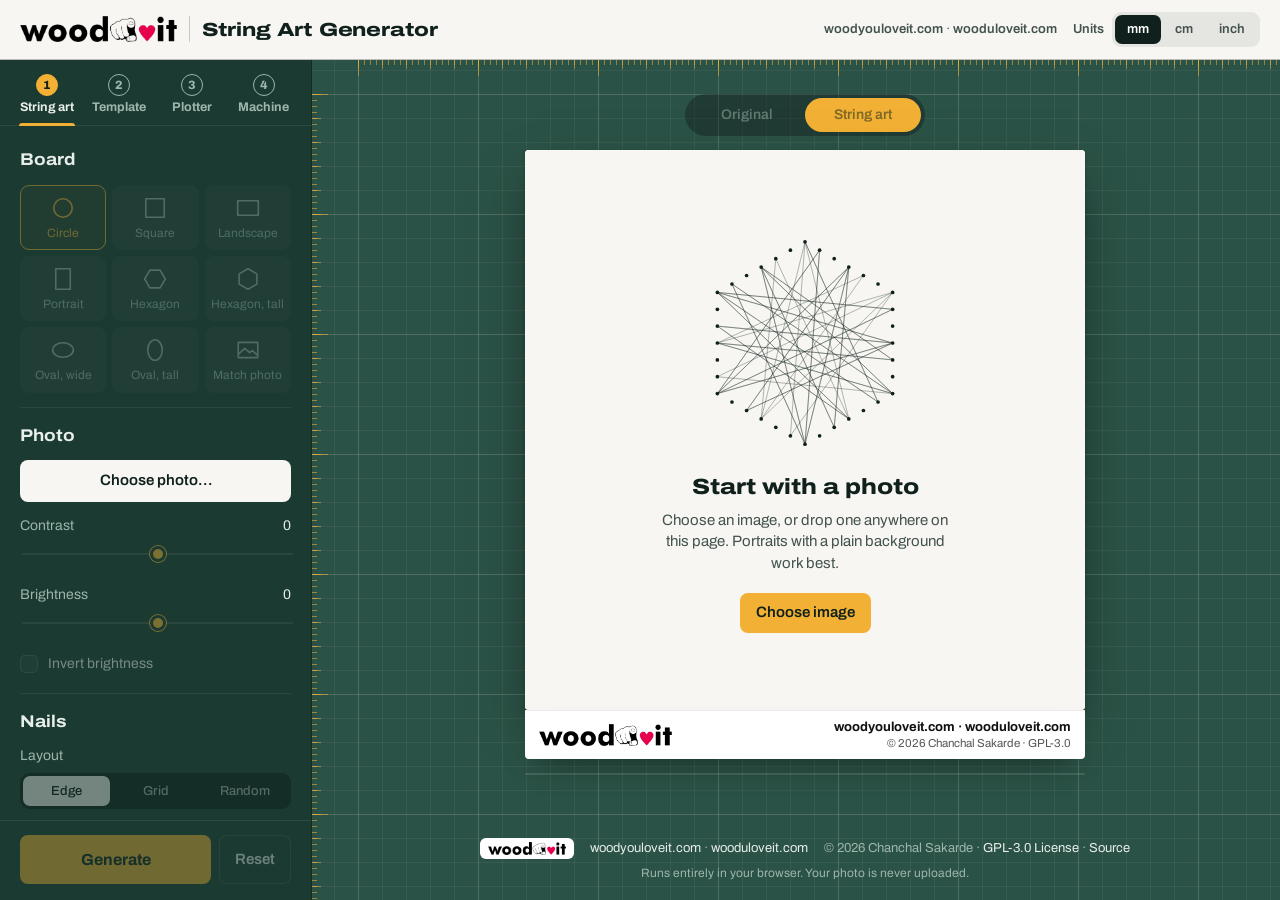
<file: index.html>
<!DOCTYPE html>
<!--
    Custom Base Board String Art Portrait Webtool
    woodyouloveit.com · wooduloveit.com

    Copyright (C) 2026 Chanchal Sakarde
    Based on StringArtGenerator by dronperminov (https://github.com/dronperminov/StringArtGenerator)

    This program is free software: you can redistribute it and/or modify
    it under the terms of the GNU General Public License as published by
    the Free Software Foundation, either version 3 of the License, or
    (at your option) any later version.

    This program is distributed in the hope that it will be useful,
    but WITHOUT ANY WARRANTY; without even the implied warranty of
    MERCHANTABILITY or FITNESS FOR A PARTICULAR PURPOSE.  See the
    GNU General Public License for more details.

    You should have received a copy of the GNU General Public License
    along with this program.  If not, see <https://www.gnu.org/licenses/>.
    https://github.com/ChanchalSakardeQH/Custom-Base-Board-String-Art-Portrait-Webtool#GPL-3.0-1-ov-file
-->
<html lang="en">
<head>
    <meta charset="utf-8">
    <meta name="viewport" content="width=device-width, initial-scale=1">
    <title>String Art Generator · woodyouloveit</title>
    <meta name="description" content="Turn any photo into string art, or print an actual-size board template with numbered nails. Circle, square, portrait, hexagon and oval boards. By woodyouloveit.com.">
    <meta name="author" content="Chanchal Sakarde">
    <meta name="copyright" content="© 2026 Chanchal Sakarde, GPL-3.0">
    <link rel="license" href="https://github.com/ChanchalSakardeQH/Custom-Base-Board-String-Art-Portrait-Webtool#GPL-3.0-1-ov-file">
    <meta name="theme-color" content="#1B3A32">
    <link rel="icon" href="data:image/svg+xml,<svg xmlns='http://www.w3.org/2000/svg' viewBox='0 0 32 32'><rect width='32' height='32' rx='7' fill='%23ffffff'/><path d='M16 27 C6 20 3 14.5 3 10.5 C3 6.9 5.8 4.5 9 4.5 C11.9 4.5 14.4 6.3 16 9 C17.6 6.3 20.1 4.5 23 4.5 C26.2 4.5 29 6.9 29 10.5 C29 14.5 26 20 16 27 Z' fill='%23E7004E'/></svg>">
    <link rel="preconnect" href="https://fonts.googleapis.com">
    <link rel="preconnect" href="https://fonts.gstatic.com" crossorigin>
    <link rel="stylesheet" href="https://fonts.googleapis.com/css2?family=Archivo:wdth,wght@62..125,400..800&display=swap">
    <link rel="stylesheet" href="css/app.css">
</head>
<body>
<div class="app" id="generator-box">

    <header class="topbar">
        <div class="brand">
            <a class="brand-logo" href="https://woodyouloveit.com" target="_blank" rel="noopener" title="woodyouloveit.com">
                <img src="docs/logo.png" alt="woodyouloveit" width="911" height="151">
            </a>
            <span class="brand-divider" aria-hidden="true"></span>
            <h1>String Art Generator</h1>
        </div>
        <div class="topbar-right">
            <span class="topbar-sites"><a href="https://woodyouloveit.com" target="_blank" rel="noopener">woodyouloveit.com</a> · <a href="https://wooduloveit.com" target="_blank" rel="noopener">wooduloveit.com</a></span>
            <div class="unit-switch" role="group" aria-label="Units">
                <span class="unit-label">Units</span>
                <div class="segmented" id="unit-switch">
                    <button type="button" data-value="mm" aria-pressed="true">mm</button>
                    <button type="button" data-value="cm">cm</button>
                    <button type="button" data-value="in">inch</button>
                </div>
            </div>
        </div>
    </header>

    <!-- ============ Mode ============ -->
    <div class="mode-tabs" role="tablist" aria-label="Mode">
        <button type="button" role="tab" id="tab-art" aria-selected="true" aria-controls="panel-art"><span class="step-num">1</span><span>String art</span></button>
        <button type="button" role="tab" id="tab-template" aria-selected="false" aria-controls="panel-template"><span class="step-num">2</span><span>Template</span></button>
        <button type="button" role="tab" id="tab-plotter" aria-selected="false" aria-controls="panel-plotter"><span class="step-num">3</span><span>Plotter</span></button>
        <button type="button" role="tab" id="tab-machine" aria-selected="false" aria-controls="panel-machine"><span class="step-num">4</span><span>Machine</span></button>
    </div>

    <!-- ============ Settings ============ -->
    <aside class="sidebar" id="controls-box" aria-label="Settings">
        <div class="panel" id="panel-art" role="tabpanel" aria-labelledby="tab-art">
        <div class="sidebar-scroll">

            <section class="group">
                <h2>Board</h2>
                <select id="form-type-box" class="hidden-select" disabled tabindex="-1" aria-hidden="true">
                    <option value="circle" selected>Circle</option>
                    <option value="rect">Square</option>
                    <option value="album">Landscape</option>
                    <option value="portrait">Portrait</option>
                    <option value="hexagon">Hexagon (flat top)</option>
                    <option value="hexagon-pointy">Hexagon (pointy top)</option>
                    <option value="oval-horizontal">Oval (horizontal)</option>
                    <option value="oval-vertical">Oval (vertical)</option>
                    <option value="image">Match image</option>
                </select>
                <div class="shape-grid" data-chips-for="form-type-box" role="group" aria-label="Board shape">
                    <button type="button" class="shape-chip" data-value="circle"><svg viewBox="0 0 24 24"><circle cx="12" cy="12" r="8.5"/></svg><span>Circle</span></button>
                    <button type="button" class="shape-chip" data-value="rect"><svg viewBox="0 0 24 24"><rect x="3.5" y="3.5" width="17" height="17"/></svg><span>Square</span></button>
                    <button type="button" class="shape-chip" data-value="album"><svg viewBox="0 0 24 24"><rect x="2.5" y="5.3" width="19" height="13.4"/></svg><span>Landscape</span></button>
                    <button type="button" class="shape-chip" data-value="portrait"><svg viewBox="0 0 24 24"><rect x="5.3" y="2.5" width="13.4" height="19"/></svg><span>Portrait</span></button>
                    <button type="button" class="shape-chip" data-value="hexagon"><svg viewBox="0 0 24 24"><polygon points="21.5,12 16.75,20.2 7.25,20.2 2.5,12 7.25,3.8 16.75,3.8"/></svg><span>Hexagon</span></button>
                    <button type="button" class="shape-chip" data-value="hexagon-pointy"><svg viewBox="0 0 24 24"><polygon points="12,2.5 20.2,7.25 20.2,16.75 12,21.5 3.8,16.75 3.8,7.25"/></svg><span>Hexagon, tall</span></button>
                    <button type="button" class="shape-chip" data-value="oval-horizontal"><svg viewBox="0 0 24 24"><ellipse cx="12" cy="12" rx="9.5" ry="6.7"/></svg><span>Oval, wide</span></button>
                    <button type="button" class="shape-chip" data-value="oval-vertical"><svg viewBox="0 0 24 24"><ellipse cx="12" cy="12" rx="6.7" ry="9.5"/></svg><span>Oval, tall</span></button>
                    <button type="button" class="shape-chip" data-value="image"><svg viewBox="0 0 24 24"><rect x="3" y="5" width="18" height="14"/><path d="M3 16 L9 10.5 L13.5 14.5 L16 12.5 L21 17"/></svg><span>Match photo</span></button>
                </div>
            </section>

            <section class="group">
                <h2>Photo</h2>
                <button type="button" class="btn btn-paper wide photo-btn" id="select-btn">Choose photo…</button>
                <div class="field">
                    <div class="field-row"><label for="contrast-box">Contrast</label><output id="contrast-value">0</output></div>
                    <input type="range" id="contrast-box" value="0" min="-100" max="100" step="5" disabled>
                </div>
                <div class="field">
                    <div class="field-row"><label for="brightness-box">Brightness</label><output id="brightness-value">0</output></div>
                    <input type="range" id="brightness-box" value="0" min="-100" max="100" step="5" disabled>
                </div>
                <label class="check">
                    <input type="checkbox" id="invert-box" disabled>
                    <span class="check-box" aria-hidden="true"></span>
                    <span>Invert brightness</span>
                </label>
            </section>

            <section class="group">
                <h2>Nails</h2>
                <div class="field">
                    <span class="field-label" id="nails-mode-label">Layout</span>
                    <select id="nails-mode-box" class="hidden-select" disabled tabindex="-1" aria-hidden="true">
                        <option value="border" selected>Along the edge</option>
                        <option value="grid">Grid</option>
                        <option value="random">Random</option>
                    </select>
                    <div class="segmented" data-chips-for="nails-mode-box" role="group" aria-labelledby="nails-mode-label">
                        <button type="button" data-value="border">Edge</button>
                        <button type="button" data-value="grid">Grid</button>
                        <button type="button" data-value="random">Random</button>
                    </div>
                </div>
                <div class="field seed-field" id="random-seed-field" hidden>
                    <label for="random-seed-box" class="field-label">Random pattern number</label>
                    <div class="seed-row">
                        <input type="number" id="random-seed-box" value="1" min="1" max="99999" step="1" disabled>
                        <button type="button" class="btn btn-ghost" id="random-seed-new" data-seed-for="random-seed-box" disabled>New pattern</button>
                    </div>
                    <p class="note">The same number always gives the same nails. Use it on Board template to print this exact layout.</p>
                </div>
                <div class="field">
                    <div class="field-row"><label for="nails-count-box">Number of nails</label><output id="nails-count-value" for="nails-count-box">250</output></div>
                    <input type="range" id="nails-count-box" value="250" min="50" max="1000" step="10" data-output="nails-count-value" disabled>
                </div>
                <div class="field">
                    <span class="field-label" id="nail-numbers-label">Show nail numbers</span>
                    <select id="nail-numbers-box" class="hidden-select" disabled tabindex="-1" aria-hidden="true">
                        <option value="off" selected>Off</option>
                        <option value="all">Every nail</option>
                        <option value="5">Every 5th nail</option>
                        <option value="10">Every 10th nail</option>
                    </select>
                    <div class="segmented" data-chips-for="nail-numbers-box" role="group" aria-labelledby="nail-numbers-label">
                        <button type="button" data-value="off">Off</button>
                        <button type="button" data-value="all">All</button>
                        <button type="button" data-value="5">Every 5</button>
                        <button type="button" data-value="10">Every 10</button>
                    </div>
                </div>
            </section>

            <section class="group">
                <h2>Thread</h2>
                <div class="field">
                    <div class="field-row"><label for="lines-count-box">Number of lines</label><output id="lines-count-value" for="lines-count-box">2,000</output></div>
                    <input type="range" id="lines-count-box" value="2000" min="100" max="10000" step="100" data-output="lines-count-value" disabled>
                </div>
                <div class="field">
                    <div class="field-row"><label for="lines-weight-box">Line opacity</label><output id="lines-weight-value">10%</output></div>
                    <input type="range" id="lines-weight-box" value="10" min="1" max="100" disabled>
                </div>
                <div class="swatches">
                    <label class="swatch">
                        <input type="color" id="lines-color-box" value="#000000" disabled>
                        <span>Thread</span>
                    </label>
                    <label class="swatch">
                        <input type="color" id="background-color-box" value="#ffffff" disabled>
                        <span>Board</span>
                    </label>
                </div>
            </section>
        </div>

        <div class="actions">
            <input type="button" class="btn btn-accent btn-big" id="generate-btn" value="Generate" disabled>
            <input type="button" class="btn btn-ghost" id="reset-btn" value="Reset" disabled>
            <div id="status-box" hidden></div>
        </div>
        </div>

        <!-- ============ Board template: no photo needed ============ -->
        <div class="panel" id="panel-template" role="tabpanel" aria-labelledby="tab-template" hidden>
            <div class="sidebar-scroll">
                <p class="panel-intro">Print an actual-size template with every nail position numbered. Tape it to your board, hammer a nail on each dot, then tear the paper away.</p>

                <section class="group" id="tpl-source-group" hidden>
                    <h2>Nails from</h2>
                    <div class="segmented" id="tpl-source" role="group" aria-label="Nails from">
                        <button type="button" data-value="custom">Custom board</button>
                        <button type="button" data-value="art">Current string art</button>
                    </div>
                    <p class="note" id="tpl-source-note">"Current string art" uses the exact nails of the art on the String art tab, including grid and random layouts.</p>
                </section>

                <section class="group">
                    <h2>Board</h2>
                    <div id="tpl-shapes-slot"></div>
                </section>

                <section class="group">
                    <h2>Nails</h2>
                    <div class="field">
                        <span class="field-label" id="tpl-layout-label">Layout</span>
                        <div class="segmented" id="tpl-layout" role="group" aria-labelledby="tpl-layout-label">
                            <button type="button" data-value="border">Edge</button>
                            <button type="button" data-value="grid">Grid</button>
                            <button type="button" data-value="random">Random</button>
                        </div>
                    </div>
                    <div class="field seed-field" id="tpl-seed-field" hidden>
                        <label for="tpl-seed" class="field-label">Random pattern number</label>
                        <div class="seed-row">
                            <input type="number" id="tpl-seed" value="1" min="1" max="99999" step="1">
                            <button type="button" class="btn btn-ghost" id="tpl-seed-new" data-seed-for="tpl-seed">New pattern</button>
                        </div>
                    </div>
                    <div class="field">
                        <div class="field-row"><label for="tpl-count">Number of nails</label><output id="tpl-count-value" for="tpl-count">250</output></div>
                        <input type="range" id="tpl-count" value="250" min="50" max="1000" step="10" data-output="tpl-count-value">
                    </div>
                    <p class="note">Use the same shape, layout and number of nails on the String art tab and the numbers will match this template.</p>
                </section>

                <section class="group">
                    <h2>Size</h2>
                    <div class="field">
                        <span class="field-label">XY plotter workable area (<span class="u-len">mm</span>)</span>
                        <div class="two-col">
                            <div class="field area-field"><label class="field-label" for="tpl-area-x">X travel</label><input type="number" id="tpl-area-x"></div>
                            <div class="field area-field"><label class="field-label" for="tpl-area-y">Y travel</label><input type="number" id="tpl-area-y"></div>
                        </div>
                    </div>
                    <div class="field">
                        <div class="field-row"><label for="tpl-size">Board size, longest side</label><output id="tpl-size-value" for="tpl-size">400 mm</output></div>
                        <input type="range" id="tpl-size" value="400" min="80" max="450" step="1">
                        <p class="note fit-note" id="tpl-fit"></p>
                    </div>
                    <div class="field">
                        <label for="tpl-inset" class="field-label">Nails from board edge (<span class="u-len">mm</span>)</label>
                        <input type="number" id="tpl-inset">
                    </div>
                    <p class="note" id="tpl-dims"></p>
                </section>

                <section class="group">
                    <h2>Pin numbers</h2>
                    <div class="segmented" id="tpl-step" role="group" aria-label="Pin numbers">
                        <button type="button" data-value="1">Every nail</button>
                        <button type="button" data-value="5">Every 5</button>
                        <button type="button" data-value="10">Every 10</button>
                    </div>
                </section>

                <section class="group">
                    <h2>Print on</h2>
                    <div class="segmented" id="tpl-paper" role="group" aria-label="Paper">
                        <button type="button" data-value="sheet">One sheet</button>
                        <button type="button" data-value="a4">A4</button>
                        <button type="button" data-value="a3">A3</button>
                        <button type="button" data-value="letter">Letter</button>
                    </div>
                    <p class="note">"One sheet" is a single actual-size page for a print shop. A4, A3 and Letter split the PDF into pages to tape together. SVG and PNG are always one actual-size sheet.</p>
                </section>
            </div>

            <div class="actions">
                <button type="button" class="btn btn-paper btn-big" id="tpl-pdf">Download PDF</button>
                <button type="button" class="btn btn-ghost" id="tpl-svg">SVG</button>
                <button type="button" class="btn btn-ghost" id="tpl-png">PNG</button>
                <button type="button" class="btn btn-accent btn-next" data-next="plotter">Next: Plotter →</button>
            </div>
            <p class="busy" id="tpl-busy" aria-live="polite"></p>
        </div>

        <!-- ============ Plotter: G-code for GRBL XY plotters ============ -->
        <div class="panel" id="panel-plotter" role="tabpanel" aria-labelledby="tab-plotter" hidden>
            <div class="sidebar-scroll">
                <p class="panel-intro">G-code for a GRBL XY plotter. Job 1 marks every nail position on the board. Job 2 winds the thread nail by nail with a thread guide.</p>

                <section class="group">
                    <h2>Board</h2>
                    <p class="board-summary" id="plotter-board"></p>
                    <button type="button" class="btn btn-ghost btn-small" id="plotter-edit-board">Change board on Board template</button>
                </section>

                <section class="group" id="plotter-source-group" hidden>
                    <h2>Nails from</h2>
                    <div class="segmented" id="plotter-source" role="group" aria-label="Nails from">
                        <button type="button" data-value="custom">Custom board</button>
                        <button type="button" data-value="art">Current string art</button>
                    </div>
                    <p class="note">Thread winding follows the generated art, so it needs "Current string art".</p>
                </section>

                <section class="group">
                    <h2>Machine</h2>
                    <div class="field"><span class="field-label" id="pl-origin-label">Work zero (X0 Y0) at the board</span><div class="segmented" data-choice="origin" role="group" aria-labelledby="pl-origin-label"><button type="button" data-value="bl">Bottom-left</button><button type="button" data-value="tl">Top-left</button><button type="button" data-value="c">Centre</button></div></div>
                    <div class="field"><span class="field-label" id="pl-yUp-label">Y axis points</span><div class="segmented" data-choice="yUp" role="group" aria-labelledby="pl-yUp-label"><button type="button" data-value="up">Up</button><button type="button" data-value="down">Down</button></div></div>
                    <div class="two-col">
                        <div class="field"><label class="field-label" for="pl-offX">Offset X (<span class="u-len">mm</span>)</label><input type="number" id="pl-offX" data-key="offX" data-dim="len" step="any"></div>
                        <div class="field"><label class="field-label" for="pl-offY">Offset Y (<span class="u-len">mm</span>)</label><input type="number" id="pl-offY" data-key="offY" data-dim="len" step="any"></div>
                    </div>
                    <div class="field"><label class="field-label" for="pl-travelFeed">Travel speed (<span class="u-speed">mm/min</span>)</label><input type="number" id="pl-travelFeed" data-key="travelFeed" data-dim="speed" step="any"></div>
                </section>

                <section class="group">
                    <h2>Job 1: nail positions</h2>
                    <div class="field"><span class="field-label" id="pl-tool-label">Tool</span><div class="segmented" data-choice="tool" role="group" aria-labelledby="pl-tool-label"><button type="button" data-value="servo">Servo pen</button><button type="button" data-value="z">Z axis</button><button type="button" data-value="laser">Laser</button></div></div>
                    <div data-tool="servo">
                        <div class="two-col">
                            <div class="field"><label class="field-label" for="pl-servoDown">Pen down</label><input type="text" id="pl-servoDown" data-key="servoDown" spellcheck="false"></div>
                            <div class="field"><label class="field-label" for="pl-servoUp">Pen up</label><input type="text" id="pl-servoUp" data-key="servoUp" spellcheck="false"></div>
                        </div>
                        <div class="field"><label class="field-label" for="pl-servoDelay">Servo delay (s)</label><input type="number" id="pl-servoDelay" data-key="servoDelay" step="0.05" min="0" max="5"></div>
                    </div>
                    <div data-tool="z" hidden>
                        <div class="two-col">
                            <div class="field"><label class="field-label" for="pl-zUp">Z up (<span class="u-len">mm</span>)</label><input type="number" id="pl-zUp" data-key="zUp" data-dim="len" step="any"></div>
                            <div class="field"><label class="field-label" for="pl-zDown">Z down (<span class="u-len">mm</span>)</label><input type="number" id="pl-zDown" data-key="zDown" data-dim="len" step="any"></div>
                        </div>
                        <div class="field"><label class="field-label" for="pl-plungeFeed">Plunge speed (<span class="u-speed">mm/min</span>)</label><input type="number" id="pl-plungeFeed" data-key="plungeFeed" data-dim="speed" step="any"></div>
                        <p class="note">Z0 is the board surface. A negative Z down with a "Dot" mark drills pilot holes.</p>
                    </div>
                    <div data-tool="laser" hidden>
                        <div class="field"><label class="field-label" for="pl-laserPower">Laser power (S)</label><input type="number" id="pl-laserPower" data-key="laserPower" step="1" min="1" max="100000"></div>
                        <p class="note">Needs GRBL laser mode ($32=1). Dots are burnt as tiny circles. Wear eye protection.</p>
                    </div>
                    <div class="field"><span class="field-label" id="pl-mark-label">Mark</span><div class="segmented" data-choice="mark" role="group" aria-labelledby="pl-mark-label"><button type="button" data-value="dot">Dot</button><button type="button" data-value="cross">Cross</button><button type="button" data-value="circle">Circle</button></div></div>
                    <div class="two-col">
                        <div class="field"><label class="field-label" for="pl-markSize">Mark size (<span class="u-len">mm</span>)</label><input type="number" id="pl-markSize" data-key="markSize" data-dim="len" step="any"></div>
                        <div class="field"><label class="field-label" for="pl-drawFeed">Drawing speed (<span class="u-speed">mm/min</span>)</label><input type="number" id="pl-drawFeed" data-key="drawFeed" data-dim="speed" step="any"></div>
                    </div>
                    <div class="field"><span class="field-label" id="pl-numbers-label">Write pin numbers</span><div class="segmented" data-choice="numbers" role="group" aria-labelledby="pl-numbers-label"><button type="button" data-value="off">Off</button><button type="button" data-value="all">All</button><button type="button" data-value="5">Every 5</button><button type="button" data-value="10">Every 10</button></div></div>
                </section>

                <section class="group">
                    <h2>Job 2: thread winding</h2>
                    <label class="check">
                        <input type="checkbox" id="pl-useZ" data-key="useZ">
                        <span class="check-box" aria-hidden="true"></span>
                        <span>Machine has a Z axis for the thread guide</span>
                    </label>
                    <div data-needs-z>
                        <div class="two-col">
                            <div class="field"><label class="field-label" for="pl-windZ">Winding Z (<span class="u-len">mm</span>)</label><input type="number" id="pl-windZ" data-key="windZ" data-dim="len" step="any"></div>
                            <div class="field"><label class="field-label" for="pl-safeZ">Safe Z (<span class="u-len">mm</span>)</label><input type="number" id="pl-safeZ" data-key="safeZ" data-dim="len" step="any"></div>
                        </div>
                        <p class="note">Winding Z puts the guide tip below the nail heads. Safe Z clears them.</p>
                        <div class="field"><span class="field-label" id="pl-lift-label">Lift over nails between wraps</span><div class="segmented" data-choice="lift" role="group" aria-labelledby="pl-lift-label"><button type="button" data-value="auto">Auto</button><button type="button" data-value="always">Always</button><button type="button" data-value="never">Never</button></div></div>
                    </div>
                    <div class="two-col">
                        <div class="field"><label class="field-label" for="pl-nailDia">Nail diameter (<span class="u-len">mm</span>)</label><input type="number" id="pl-nailDia" data-key="nailDia" data-dim="len" step="any"></div>
                        <div class="field"><label class="field-label" for="pl-guideDia">Guide diameter (<span class="u-len">mm</span>)</label><input type="number" id="pl-guideDia" data-key="guideDia" data-dim="len" step="any"></div>
                    </div>
                    <div class="field"><label class="field-label" for="pl-wrapR">Wrap radius, guide to nail centre (<span class="u-len">mm</span>)</label><input type="number" id="pl-wrapR" data-key="wrapR" data-dim="len" step="any"></div>
                    <div class="field"><span class="field-label" id="pl-dir-label">Wrap direction</span><div class="segmented" data-choice="dir" role="group" aria-labelledby="pl-dir-label"><button type="button" data-value="cw">Clockwise</button><button type="button" data-value="ccw">Counter-clockwise</button></div></div>
                    <div class="field"><span class="field-label" id="pl-turns-label">Wrap</span><div class="segmented" data-choice="turns" role="group" aria-labelledby="pl-turns-label"><button type="button" data-value="1">Normal</button><button type="button" data-value="2">Extra full turn</button></div></div>
                    <div class="two-col">
                        <div class="field"><label class="field-label" for="pl-windFeed">Wrap speed (<span class="u-speed">mm/min</span>)</label><input type="number" id="pl-windFeed" data-key="windFeed" data-dim="speed" step="any"></div>
                        <div class="field"><label class="field-label" for="pl-pauseEvery">Pause every (lines)</label><input type="number" id="pl-pauseEvery" data-key="pauseEvery" step="1" min="0" max="100000"></div>
                    </div>
                    <p class="note">The guide travels to the side of each nail facing the previous nail, then circles round to face the next one (always at least half a turn) so the thread hooks. "Pause every" adds M0 stops to check tension (0 = never).</p>
                    <button type="button" class="btn btn-ghost btn-small" id="plotter-reset">Reset plotter settings</button>
                </section>
            </div>

            <div class="actions">
                <div class="btn-grid">
                    <button type="button" class="btn btn-paper" id="plotter-nails">Download nail G-code</button>
                    <button type="button" class="btn btn-paper" id="plotter-wind" disabled>Download winding G-code</button>
                </div>
                <button type="button" class="btn btn-accent btn-big btn-next" data-next="machine">Next: run on the machine →</button>
            </div>
        </div>

        <!-- ============ Machine: drive a GRBL board over USB ============ -->
        <div class="panel" id="panel-machine" role="tabpanel" aria-labelledby="tab-machine" hidden>
            <div class="sidebar-scroll">
                <p class="panel-intro">Run the plotter straight from this page over USB: connect, jog, set work zero, then run Job 1 and Job 2.</p>

                <section class="group">
                    <h2>Connection</h2>
                    <div class="segmented" id="mc-kind" role="group" aria-label="Connection type">
                        <button type="button" data-value="serial">USB / COM port</button>
                        <button type="button" data-value="sim">Simulator</button>
                    </div>
                    <div class="field" id="mc-baud-field" style="margin-top: 12px">
                        <label class="field-label" for="mc-baud">Baud rate</label>
                        <select id="mc-baud" class="select">
                            <option value="115200" selected>115200 (GRBL 1.1 default)</option>
                            <option value="250000">250000</option>
                            <option value="230400">230400</option>
                            <option value="57600">57600</option>
                            <option value="38400">38400</option>
                            <option value="19200">19200</option>
                            <option value="9600">9600 (GRBL 0.8)</option>
                        </select>
                    </div>
                    <p class="note" id="mc-support"></p>
                </section>

                <section class="group">
                    <h2>Jog</h2>
                    <div class="field">
                        <span class="field-label" id="mc-step-label">Step (<span class="u-len">mm</span>)</span>
                        <div class="segmented" id="mc-step" role="group" aria-labelledby="mc-step-label">
                            <button type="button" data-value="0.1">0.1</button>
                            <button type="button" data-value="1">1</button>
                            <button type="button" data-value="10" aria-pressed="true">10</button>
                            <button type="button" data-value="50">50</button>
                        </div>
                    </div>
                    <div class="jog-wrap">
                        <div class="jogpad" role="group" aria-label="Jog X and Y">
                            <button type="button" data-jog="-1,1,0" aria-label="Jog X minus, Y plus">↖</button>
                            <button type="button" data-jog="0,1,0">Y+</button>
                            <button type="button" data-jog="1,1,0" aria-label="Jog X plus, Y plus">↗</button>
                            <button type="button" data-jog="-1,0,0">X−</button>
                            <button type="button" id="mc-jog-cancel" title="Cancel jog (Esc)" aria-label="Cancel jog">■</button>
                            <button type="button" data-jog="1,0,0">X+</button>
                            <button type="button" data-jog="-1,-1,0" aria-label="Jog X minus, Y minus">↙</button>
                            <button type="button" data-jog="0,-1,0">Y−</button>
                            <button type="button" data-jog="1,-1,0" aria-label="Jog X plus, Y minus">↘</button>
                        </div>
                        <div class="jog-z" role="group" aria-label="Jog Z">
                            <button type="button" data-jog="0,0,1">Z+</button>
                            <button type="button" data-jog="0,0,-1">Z−</button>
                        </div>
                    </div>
                    <div class="field">
                        <label class="field-label" for="mc-jog-feed">Jog speed (<span class="u-speed">mm/min</span>)</label>
                        <input type="number" id="mc-jog-feed">
                    </div>
                    <label class="check">
                        <input type="checkbox" id="mc-keys">
                        <span class="check-box" aria-hidden="true"></span>
                        <span>Keyboard jogging (arrows, PgUp / PgDn, Esc to cancel)</span>
                    </label>
                </section>

                <section class="group">
                    <h2>Work zero</h2>
                    <p class="note">Jog the pen or guide over the board's work-zero point (red X/Y arrows on the Plotter tab), lower Z to the board surface, then press Zero all.</p>
                    <div class="btn-grid">
                        <button type="button" class="btn btn-ghost" data-zero="X">Zero X</button>
                        <button type="button" class="btn btn-ghost" data-zero="Y">Zero Y</button>
                        <button type="button" class="btn btn-ghost" data-zero="Z">Zero Z</button>
                        <button type="button" class="btn btn-ghost" data-zero="XYZ">Zero all</button>
                    </div>
                    <button type="button" class="btn btn-ghost btn-small wide" id="mc-goto-zero">Go to X0 Y0</button>
                </section>

                <section class="group">
                    <h2>Machine</h2>
                    <div class="btn-grid three">
                        <button type="button" class="btn btn-ghost" id="mc-home" title="$H: run the homing cycle (needs limit switches and $22=1)">Home</button>
                        <button type="button" class="btn btn-ghost" id="mc-unlock" title="$X: clear an alarm lock">Unlock</button>
                        <button type="button" class="btn btn-ghost" id="mc-reset" title="Ctrl-X: soft reset">Reset</button>
                    </div>
                    <div class="field" style="margin-top: 12px">
                        <div class="field-row"><span class="field-label" style="margin: 0">Feed override</span><output id="mc-ov-side">100%</output></div>
                        <div class="btn-grid three">
                            <button type="button" class="btn btn-ghost" data-ov="92">−10%</button>
                            <button type="button" class="btn btn-ghost" data-ov="90">100%</button>
                            <button type="button" class="btn btn-ghost" data-ov="91">+10%</button>
                        </div>
                    </div>
                </section>
            </div>

            <div class="actions">
                <button type="button" class="btn btn-accent btn-big" id="mc-connect">Connect</button>
            </div>
        </div>
    </aside>

    <!-- ============ Cutting-mat stage ============ -->
    <main class="stage">
        <div class="ruler ruler-x" aria-hidden="true"></div>
        <div class="ruler ruler-y" aria-hidden="true"></div>

        <div class="stage-art" id="stage-art">
        <div class="view-toggle" role="group" aria-label="View">
            <span class="view-toggle-pill" aria-hidden="true"></span>
            <button type="button" id="view-original" aria-pressed="false" disabled>Original</button>
            <button type="button" id="view-art" aria-pressed="true" disabled>String art</button>
        </div>

        <div class="board" id="board">
            <div class="flipper">
                <div class="face face-front">
                    <canvas id="canvas"></canvas>
                    <canvas id="overlay" aria-hidden="true"></canvas>
                </div>
                <div class="face face-back">
                    <canvas id="original"></canvas>
                </div>
            </div>

            <div class="empty" id="empty-state">
                <svg class="empty-art" id="empty-art" viewBox="0 0 200 200" aria-hidden="true"></svg>
                <p class="empty-title">Start with a photo</p>
                <p class="empty-text">Choose an image, or drop one anywhere on this page. Portraits with a plain background work best.</p>
                <button type="button" class="btn btn-accent" id="empty-select-btn">Choose image</button>
            </div>
        </div>

        <div class="board-brand" aria-label="woodyouloveit">
            <a href="https://woodyouloveit.com" target="_blank" rel="noopener"><img src="docs/logo.png" alt="woodyouloveit" width="911" height="151"></a>
            <span class="board-brand-text"><b>woodyouloveit.com · wooduloveit.com</b><span>© 2026 Chanchal Sakarde · GPL-3.0</span></span>
        </div>

        <div class="status">
            <div class="thread" aria-hidden="true"><div class="thread-fill" id="thread-fill"></div></div>
            <div id="info-box" class="info" aria-live="polite"></div>
        </div>

        <div id="save-box" class="export" style="display: none">
            <select id="save-type-box" class="hidden-select" tabindex="-1" aria-hidden="true">
                <option value="png">png</option>
                <option value="svg">svg</option>
                <option value="template">template</option>
                <option value="sequence">sequence</option>
                <option value="stringart">stringart</option>
            </select>
            <span class="export-label">Download</span>
            <button type="button" class="btn btn-chip" data-save="png">PNG image</button>
            <button type="button" class="btn btn-chip" data-save="svg">SVG vector</button>
            <button type="button" class="btn btn-chip btn-next" data-next="template">Next: Template →</button>
            <button type="button" class="btn btn-chip" data-save="sequence">Winding sequence</button>
            <button type="button" class="btn btn-chip" data-save="stringart">Project file</button>
            <input type="button" id="save-btn" value="Save" hidden>
        </div>

        </div>

        <div class="stage-template" id="stage-template" hidden>
            <div class="template-preview" id="template-preview" aria-label="Template preview"></div>
            <div class="info" id="template-info" aria-live="polite"></div>
        </div>

        <div class="stage-template stage-plotter" id="stage-plotter" hidden>
            <div class="plotter-toolbar">
                <div class="view-toggle plotter-view" id="plotter-view" data-choice="view" role="group" aria-label="Preview">
                    <button type="button" data-value="nails">Job 1: nails</button>
                    <button type="button" data-value="wind">Job 2: winding</button>
                </div>
                <button type="button" class="btn btn-chip" id="plotter-play">▶ Play toolpath</button>
            </div>
            <div class="template-preview" id="plotter-preview" aria-label="Toolpath preview"></div>
            <div class="info" id="plotter-info" aria-live="polite"></div>
            <ul class="plotter-warnings" id="plotter-warnings" hidden></ul>
        </div>

        <div class="stage-machine" id="stage-machine" hidden>
            <div class="dro" aria-live="off">
                <span class="mc-state st-disconnected" id="mc-state">Disconnected</span>
                <div class="axis"><span class="axis-name">X</span><span class="axis-w" id="mc-wx">0.00</span><span class="axis-m">machine <span id="mc-mx">0.00</span></span></div>
                <div class="axis"><span class="axis-name">Y</span><span class="axis-w" id="mc-wy">0.00</span><span class="axis-m">machine <span id="mc-my">0.00</span></span></div>
                <div class="axis"><span class="axis-name">Z</span><span class="axis-w" id="mc-wz">0.00</span><span class="axis-m">machine <span id="mc-mz">0.00</span></span></div>
                <div class="axis small"><span class="axis-name">Feed</span><span class="axis-w" id="mc-feed">0</span><span class="axis-m"><span class="u-speed">mm/min</span> · <span id="mc-ov">100%</span></span></div>
            </div>

            <div class="mc-banner" id="mc-banner" hidden role="status">
                <span id="mc-banner-text"></span>
                <button type="button" class="btn btn-accent" id="mc-banner-resume" hidden>Resume</button>
            </div>

            <div class="mc-grid">
                <div class="mc-preview" id="mc-preview"></div>

                <div class="mc-side">
                    <section class="mc-card">
                        <h3>Job</h3>
                        <div class="segmented" id="mc-job" role="group" aria-label="Job">
                            <button type="button" data-value="nails">Job 1: nails</button>
                            <button type="button" data-value="wind">Job 2: winding</button>
                            <button type="button" data-value="file">Open file…</button>
                        </div>
                        <input type="file" id="mc-file" accept=".gcode,.nc,.ngc,.gc,.tap,.txt" hidden>
                        <p class="mc-job-info" id="mc-job-info">Choose a job.</p>
                        <div class="thread"><div class="thread-fill" id="mc-progress-fill"></div></div>
                        <p class="mc-job-stats" id="mc-job-stats"></p>
                        <label class="check">
                            <input type="checkbox" id="mc-check">
                            <span class="check-box" aria-hidden="true"></span>
                            <span>Dry run in check mode ($C): GRBL checks every line without moving</span>
                        </label>
                        <div class="job-nav" id="mc-job-nav">
                            <button type="button" class="btn btn-ghost" id="mc-prev">← Previous</button>
                            <span class="job-step" id="mc-job-step">Step 1 of 2</span>
                            <button type="button" class="btn btn-accent" id="mc-next">Next →</button>
                        </div>
                        <div class="btn-grid four">
                            <button type="button" class="btn btn-accent" id="mc-start">Start</button>
                            <button type="button" class="btn btn-ghost" id="mc-pause">Pause</button>
                            <button type="button" class="btn btn-ghost" id="mc-resume">Resume</button>
                            <button type="button" class="btn btn-stop" id="mc-stop">Stop</button>
                        </div>
                    </section>

                    <section class="mc-card">
                        <div class="console-head">
                            <h3>Console</h3>
                            <label class="check small"><input type="checkbox" id="mc-show-status"><span class="check-box" aria-hidden="true"></span><span>Status reports</span></label>
                            <button type="button" class="btn btn-chip tiny" id="mc-clear-log">Clear</button>
                        </div>
                        <div class="console-log" id="mc-log" role="log" aria-live="polite"></div>
                        <div class="console-input">
                            <input type="text" id="mc-cmd" placeholder="Command, e.g. $$ or G0 X10" spellcheck="false" autocomplete="off" aria-label="Command">
                            <button type="button" class="btn btn-accent" id="mc-send">Send</button>
                        </div>
                        <div class="quick">
                            <button type="button" class="btn btn-chip tiny" data-quick="$$" title="Show all settings">$$ settings</button>
                            <button type="button" class="btn btn-chip tiny" data-quick="$#" title="Work offsets">$# offsets</button>
                            <button type="button" class="btn btn-chip tiny" data-quick="$G" title="Parser state">$G state</button>
                            <button type="button" class="btn btn-chip tiny" data-quick="$I" title="Build info">$I info</button>
                            <button type="button" class="btn btn-chip tiny" data-quick="?" title="One status report">? status</button>
                        </div>
                    </section>
                </div>
            </div>

            <dialog class="mc-dialog" id="mc-confirm">
                <h3>Start <span id="mc-confirm-job"></span>?</h3>
                <p id="mc-confirm-check" hidden><b>Check mode:</b> GRBL reads every line and reports problems, but nothing moves.</p>
                <ul>
                    <li>Work zero is set at the point shown on the Plotter tab.</li>
                    <li>Pen, drill or thread guide is fitted, and the board is clamped.</li>
                    <li>Nothing is in the machine's way, and you can reach the power switch.</li>
                </ul>
                <div class="dialog-actions">
                    <button type="button" class="btn btn-ghost" id="mc-confirm-cancel">Cancel</button>
                    <button type="button" class="btn btn-accent" id="mc-confirm-go">Start job</button>
                </div>
            </dialog>
        </div>

        <footer class="site-footer">
            <a class="footer-logo" href="https://woodyouloveit.com" target="_blank" rel="noopener"><img src="docs/logo.png" alt="woodyouloveit" width="911" height="151"></a>
            <span><a href="https://woodyouloveit.com" target="_blank" rel="noopener">woodyouloveit.com</a> · <a href="https://wooduloveit.com" target="_blank" rel="noopener">wooduloveit.com</a></span>
            <span>© 2026 Chanchal Sakarde · <a href="https://github.com/ChanchalSakardeQH/Custom-Base-Board-String-Art-Portrait-Webtool#GPL-3.0-1-ov-file" target="_blank" rel="noopener">GPL-3.0 License</a> · <a href="https://github.com/ChanchalSakardeQH/Custom-Base-Board-String-Art-Portrait-Webtool" target="_blank" rel="noopener">Source</a></span>
            <span class="footer-privacy">Runs entirely in your browser. Your photo is never uploaded.</span>
        </footer>
    </main>

    <div class="drag-drop" id="drag-drop-box" style="display: none">
        <div class="drag-drop-inner">Drop the photo to load it</div>
    </div>
</div>

<script src="js/brand.js"></script>
<script src="js/units.js"></script>
<script src="js/constants.js"></script>
<script src="js/string_art_generator.js"></script>
<script src="js/init.js"></script>
<script src="js/events.js"></script>
<script src="js/draw.js"></script>
<script src="js/shapes.js"></script>
<script>
    let canvas = document.getElementById('canvas')
    let generator = new StringArtGenerator(canvas)
</script>
<script src="js/ui.js"></script>
<script src="js/template.js"></script>
<script src="js/plotter.js"></script>
<script src="js/machine.js"></script>
</body>
</html>
</file>
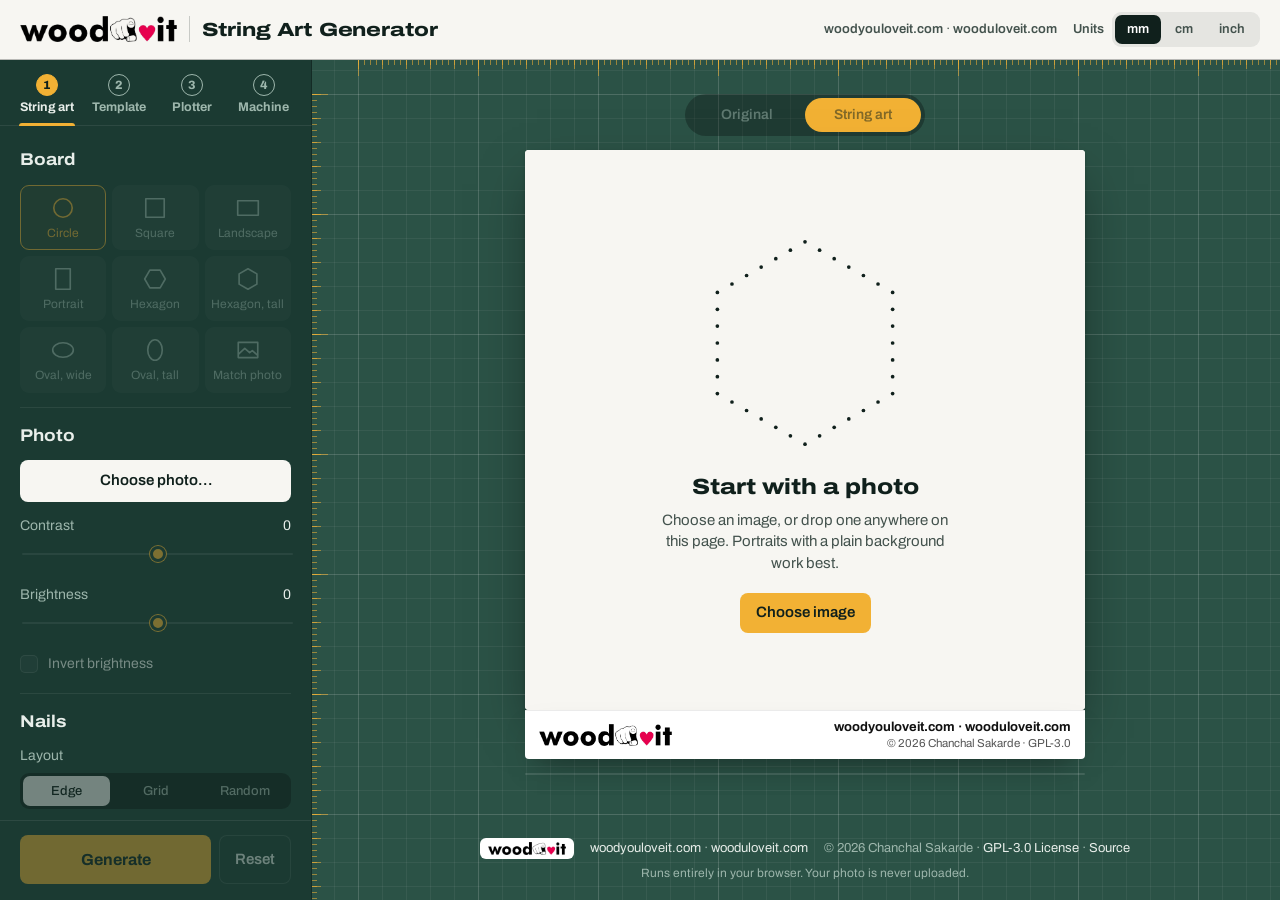
<file: StringArtGenerator.html>
<!DOCTYPE html>
<!--
    Custom Base Board String Art Portrait Webtool · woodyouloveit.com · wooduloveit.com
    Copyright (C) 2026 Chanchal Sakarde
    SPDX-License-Identifier: GPL-3.0-or-later
    https://github.com/ChanchalSakardeQH/Custom-Base-Board-String-Art-Portrait-Webtool#GPL-3.0-1-ov-file
-->
<html lang="en">
<head>
    <meta charset="utf-8">
    <meta http-equiv="refresh" content="0; url=index.html">
    <title>String Art Generator</title>
</head>
<body>
    <p>Moved to <a href="index.html">index.html</a>.</p>
</body>
</html>
</file>
<file: css/app.css>
/*
 * Custom Base Board String Art Portrait Webtool
 * woodyouloveit.com · wooduloveit.com
 *
 * css/app.css - Page styles ("cutting mat" workbench theme).
 *
 * Copyright (C) 2026 Chanchal Sakarde
 *
 * SPDX-License-Identifier: GPL-3.0-or-later
 *
 * This program is free software: you can redistribute it and/or modify
 * it under the terms of the GNU General Public License as published by
 * the Free Software Foundation, either version 3 of the License, or
 * (at your option) any later version.
 *
 * This program is distributed in the hope that it will be useful,
 * but WITHOUT ANY WARRANTY; without even the implied warranty of
 * MERCHANTABILITY or FITNESS FOR A PARTICULAR PURPOSE.  See the
 * GNU General Public License for more details.
 *
 * You should have received a copy of the GNU General Public License
 * along with this program.  If not, see <https://www.gnu.org/licenses/>.
 * https://github.com/ChanchalSakardeQH/Custom-Base-Board-String-Art-Portrait-Webtool#GPL-3.0-1-ov-file
 */

/* String Art Generator — "cutting mat" workbench theme */

:root {
    --mat: #2B5246;            /* self-healing cutting mat */
    --mat-deep: #1B3A32;       /* side panel */
    --mat-line: rgba(255, 255, 255, 0.055);
    --mat-line-strong: rgba(255, 255, 255, 0.11);
    --marigold: #F2B134;       /* mat markings, thread, primary actions */
    --marigold-hover: #F7C35A;
    --paper: #F7F6F2;          /* the board */
    --ink: #10201C;
    --on-dark: #E8EEEA;
    --on-dark-muted: #9DB6AC;
    --field: rgba(255, 255, 255, 0.06);
    --field-border: rgba(255, 255, 255, 0.14);

    --font: "Archivo", "Helvetica Neue", Arial, sans-serif;
    --flip-ms: 820ms;
    --ease: cubic-bezier(0.65, 0, 0.35, 1);
    --sidebar: 312px;
}

* { box-sizing: border-box; }

html, body {
    height: 100%;
    margin: 0;
}

body {
    font-family: var(--font);
    font-size: 15px;
    line-height: 1.45;
    color: var(--on-dark);
    background: var(--mat-deep);
    -webkit-font-smoothing: antialiased;
}

button, input, select { font: inherit; color: inherit; }

:focus-visible {
    outline: 2px solid var(--marigold);
    outline-offset: 2px;
}

.hidden-select { display: none; }

/* ---------- App frame ---------- */

.app {
    position: relative;
    height: 100vh;
    display: grid;
    grid-template-columns: var(--sidebar) 1fr;
    grid-template-rows: 60px auto 1fr;
    grid-template-areas:
        "top top"
        "tabs stage"
        "side stage";
}

.topbar {
    grid-area: top;
    display: flex;
    align-items: center;
    justify-content: space-between;
    gap: 16px;
    padding: 0 20px;
    background: var(--paper);
    color: var(--ink);
    border-bottom: 1px solid rgba(0, 0, 0, 0.25);
}

.brand {
    display: flex;
    align-items: center;
    gap: 12px;
}

.brand-logo {
    display: block;
    line-height: 0;
}

.brand-logo img {
    height: 26px;
    width: auto;
}

.brand-divider {
    width: 1px;
    height: 26px;
    background: rgba(16, 32, 28, 0.2);
}

.brand h1 {
    margin: 0;
    font-size: 19px;
    color: var(--ink);
    font-weight: 800;
    font-stretch: 125%;
    font-variation-settings: "wdth" 125;
    letter-spacing: -0.01em;
}

/* ---------- Buttons ---------- */

.btn {
    border: 0;
    border-radius: 8px;
    padding: 9px 16px;
    font-weight: 600;
    cursor: pointer;
    transition: background-color 150ms, color 150ms, transform 120ms;
}

.btn:active:not(:disabled) { transform: translateY(1px); }

.btn:disabled { cursor: not-allowed; opacity: 0.4; }

.btn-accent {
    background: var(--marigold);
    color: var(--ink);
}

.btn-accent:hover:not(:disabled) { background: var(--marigold-hover); }

.btn-ghost {
    background: transparent;
    color: var(--on-dark);
    box-shadow: inset 0 0 0 1px var(--field-border);
}

.btn-ghost:hover:not(:disabled) { background: var(--field); }

.btn-big {
    flex: 1;
    padding: 13px 16px;
    font-size: 16px;
    font-weight: 700;
}

.btn-chip {
    background: rgba(255, 255, 255, 0.1);
    color: var(--on-dark);
    padding: 8px 13px;
    font-weight: 500;
    font-size: 14px;
}

.btn-chip:hover { background: var(--marigold); color: var(--ink); }

/* ---------- Sidebar ---------- */

.sidebar {
    grid-area: side;
    display: flex;
    flex-direction: column;
    min-height: 0;
    background: var(--mat-deep);
    border-right: 1px solid rgba(0, 0, 0, 0.25);
}

.sidebar-scroll {
    flex: 1;
    overflow-y: auto;
    padding: 6px 20px 20px;
    scrollbar-width: thin;
    scrollbar-color: rgba(255, 255, 255, 0.2) transparent;
}

.group {
    padding: 16px 0 6px;
    border-bottom: 1px solid rgba(255, 255, 255, 0.07);
}

.group:last-child { border-bottom: 0; }

.group h2 {
    margin: 0 0 12px;
    font-size: 17px;
    font-weight: 700;
    font-stretch: 112%;
    font-variation-settings: "wdth" 112;
}

.field { margin-bottom: 14px; }

.field-row {
    display: flex;
    justify-content: space-between;
    align-items: baseline;
    margin-bottom: 4px;
}

.field-row label, .field-label {
    display: block;
    color: var(--on-dark-muted);
    font-size: 14px;
}

.field-label { margin-bottom: 6px; }

output {
    font-variant-numeric: tabular-nums;
    font-size: 14px;
    color: var(--on-dark);
}

input[type="number"] {
    width: 100%;
    padding: 8px 10px;
    border-radius: 7px;
    border: 1px solid var(--field-border);
    background: var(--field);
    font-variant-numeric: tabular-nums;
}

input[type="number"]:focus { border-color: var(--marigold); outline: none; }

input:disabled { opacity: 0.45; }

/* Range: a taut thread with a nail-head thumb */
input[type="range"] {
    -webkit-appearance: none;
    appearance: none;
    width: 100%;
    height: 22px;
    background: transparent;
    cursor: pointer;
}

input[type="range"]::-webkit-slider-runnable-track {
    height: 2px;
    background: var(--field-border);
    border-radius: 2px;
}

input[type="range"]::-moz-range-track {
    height: 2px;
    background: var(--field-border);
}

input[type="range"]::-moz-range-progress {
    height: 2px;
    background: var(--marigold);
}

input[type="range"]::-webkit-slider-thumb {
    -webkit-appearance: none;
    width: 16px;
    height: 16px;
    margin-top: -7px;
    border-radius: 50%;
    background: var(--marigold);
    border: 3px solid var(--mat-deep);
    box-shadow: 0 0 0 1px var(--marigold);
}

input[type="range"]::-moz-range-thumb {
    width: 12px;
    height: 12px;
    border-radius: 50%;
    background: var(--marigold);
    border: 3px solid var(--mat-deep);
    box-shadow: 0 0 0 1px var(--marigold);
}

input[type="range"]:disabled { cursor: not-allowed; }

/* Checkbox */
.check {
    display: flex;
    align-items: center;
    gap: 10px;
    margin: 4px 0 12px;
    cursor: pointer;
    font-size: 14px;
}

.check input { position: absolute; opacity: 0; pointer-events: none; }

.check-box {
    width: 18px;
    height: 18px;
    border-radius: 5px;
    border: 1px solid var(--field-border);
    background: var(--field);
    display: grid;
    place-items: center;
    transition: background-color 150ms;
}

.check input:checked + .check-box { background: var(--marigold); border-color: var(--marigold); }

.check input:checked + .check-box::after {
    content: "";
    width: 9px;
    height: 5px;
    border-left: 2px solid var(--ink);
    border-bottom: 2px solid var(--ink);
    transform: translateY(-1px) rotate(-45deg);
}

.check input:focus-visible + .check-box { outline: 2px solid var(--marigold); outline-offset: 2px; }

.check input:disabled ~ * { opacity: 0.45; }

/* Shape picker */
.shape-grid {
    display: grid;
    grid-template-columns: repeat(3, 1fr);
    gap: 6px;
    margin-bottom: 8px;
}

.shape-chip {
    display: flex;
    flex-direction: column;
    align-items: center;
    gap: 4px;
    padding: 9px 4px 7px;
    border: 1px solid transparent;
    border-radius: 9px;
    background: var(--field);
    cursor: pointer;
    font-size: 12px;
    color: var(--on-dark-muted);
    transition: background-color 150ms, border-color 150ms, color 150ms;
}

.shape-chip svg {
    width: 26px;
    height: 26px;
    fill: none;
    stroke: currentColor;
    stroke-width: 1.5;
    stroke-linejoin: round;
}

.shape-chip:not([aria-pressed="true"]):hover:not(:disabled) { color: var(--on-dark); border-color: var(--field-border); }

.shape-chip[aria-pressed="true"] {
    color: var(--marigold);
    border-color: var(--marigold);
    background: rgba(242, 177, 52, 0.08);
}

.shape-chip:disabled { cursor: not-allowed; opacity: 0.4; }

/* Segmented controls */
.segmented {
    display: flex;
    padding: 3px;
    gap: 2px;
    border-radius: 9px;
    background: rgba(0, 0, 0, 0.22);
}

.segmented button {
    flex: 1;
    border: 0;
    border-radius: 7px;
    padding: 6px 4px;
    background: transparent;
    color: var(--on-dark-muted);
    font-size: 13px;
    font-weight: 500;
    cursor: pointer;
    transition: background-color 150ms, color 150ms;
}

.segmented button:not([aria-pressed="true"]):hover:not(:disabled) { color: var(--on-dark); }

.segmented button[aria-pressed="true"] { background: var(--on-dark); color: var(--ink); }

.segmented button:disabled { cursor: not-allowed; opacity: 0.45; }

/* Colour swatches */
.swatches {
    display: flex;
    gap: 10px;
    margin-bottom: 10px;
}

.swatch {
    flex: 1;
    display: flex;
    align-items: center;
    gap: 10px;
    padding: 7px 10px;
    border-radius: 8px;
    background: var(--field);
    cursor: pointer;
    font-size: 14px;
}

.swatch input[type="color"] {
    -webkit-appearance: none;
    appearance: none;
    width: 24px;
    height: 24px;
    padding: 0;
    border: 2px solid rgba(255, 255, 255, 0.35);
    border-radius: 50%;
    background: none;
    cursor: pointer;
}

.swatch input[type="color"]::-webkit-color-swatch-wrapper { padding: 0; }
.swatch input[type="color"]::-webkit-color-swatch { border: 0; border-radius: 50%; }
.swatch input[type="color"]::-moz-color-swatch { border: 0; border-radius: 50%; }

.actions {
    display: flex;
    gap: 8px;
    padding: 14px 20px 16px;
    border-top: 1px solid rgba(255, 255, 255, 0.08);
    background: var(--mat-deep);
}

/* ---------- Stage: the cutting mat ---------- */

.stage {
    grid-area: stage;
    position: relative;
    min-width: 0;
    min-height: 0;
    overflow: auto;
    display: flex;
    flex-direction: column;
    align-items: center;
    padding: 34px 28px 18px 46px;
    gap: 14px;
    background-color: var(--mat);
    background-image:
        linear-gradient(var(--mat-line-strong) 1px, transparent 1px),
        linear-gradient(90deg, var(--mat-line-strong) 1px, transparent 1px),
        linear-gradient(var(--mat-line) 1px, transparent 1px),
        linear-gradient(90deg, var(--mat-line) 1px, transparent 1px);
    background-size: 120px 120px, 120px 120px, 24px 24px, 24px 24px;
    background-position: 46px 34px;
}

/* Ruler ticks along the mat edges */
.ruler {
    position: absolute;
    pointer-events: none;
    --tick: rgba(242, 177, 52, 0.55);
}

.ruler-x {
    top: 0;
    left: 46px;
    right: 0;
    height: 22px;
    background-image:
        linear-gradient(90deg, var(--tick) 1px, transparent 1px),
        linear-gradient(90deg, var(--tick) 1px, transparent 1px),
        linear-gradient(90deg, var(--tick) 1px, transparent 1px);
    background-size: 120px 16px, 24px 9px, 6px 5px;
    background-repeat: repeat-x;
    background-position: 0 0;
}

.ruler-y {
    top: 34px;
    left: 0;
    bottom: 0;
    width: 22px;
    background-image:
        linear-gradient(var(--tick) 1px, transparent 1px),
        linear-gradient(var(--tick) 1px, transparent 1px),
        linear-gradient(var(--tick) 1px, transparent 1px);
    background-size: 16px 120px, 9px 24px, 5px 6px;
    background-repeat: repeat-y;
    background-position: 0 0;
}

/* View toggle with a sliding pill */
.view-toggle {
    position: relative;
    display: inline-grid;
    grid-template-columns: 1fr 1fr;
    padding: 4px;
    border-radius: 999px;
    background: rgba(0, 0, 0, 0.28);
    flex-shrink: 0;
}

.view-toggle button {
    position: relative;
    z-index: 1;
    border: 0;
    background: transparent;
    padding: 7px 20px;
    min-width: 116px;
    border-radius: 999px;
    font-weight: 600;
    font-size: 14px;
    color: var(--on-dark-muted);
    cursor: pointer;
    transition: color 250ms;
}

.view-toggle button[aria-pressed="true"] { color: var(--ink); }
.view-toggle button:disabled { cursor: not-allowed; opacity: 0.5; }

.view-toggle-pill {
    position: absolute;
    top: 4px;
    bottom: 4px;
    left: 4px;
    width: calc(50% - 4px);
    border-radius: 999px;
    background: var(--marigold);
    transform: translateX(100%);
    transition: transform 420ms var(--ease);
}

.app.show-original .view-toggle-pill { transform: translateX(0); }

/* The board: a 3D flip card */
.board {
    position: relative;
    width: min(100%, max(280px, calc(100vh - 340px)));
    aspect-ratio: 1 / 1;
    flex-shrink: 0;
    perspective: 2200px;
}

.flipper {
    position: absolute;
    inset: 0;
    transform-style: preserve-3d;
    transition: transform var(--flip-ms) var(--ease);
}

.app.show-original .flipper { transform: rotateY(180deg); }

.board.is-flipping { animation: lift var(--flip-ms) var(--ease); }

@keyframes lift {
    50% { transform: scale(0.93); }
}

.face {
    position: absolute;
    inset: 0;
    backface-visibility: hidden;
    -webkit-backface-visibility: hidden;
    border-radius: 4px;
    background: var(--paper);
    box-shadow:
        0 1px 0 rgba(255, 255, 255, 0.5) inset,
        0 2px 4px rgba(0, 0, 0, 0.18),
        0 22px 50px -12px rgba(0, 0, 0, 0.5);
    overflow: hidden;
}

.face-back { transform: rotateY(180deg); }

.face canvas {
    position: absolute;
    inset: 0;
    width: 100%;
    height: 100%;
    display: block;
    cursor: grab;
    touch-action: none;
}

.face canvas:active { cursor: grabbing; }

#overlay { pointer-events: none; }

/* Only the face you can see reacts to the pointer */
.face-back { pointer-events: none; }
.app.show-original .face-front { pointer-events: none; }
.app.show-original .face-back { pointer-events: auto; }

.app.is-generating .face canvas { cursor: progress; }

/* Empty state */
.empty {
    position: absolute;
    inset: 0;
    z-index: 2;
    display: flex;
    flex-direction: column;
    align-items: center;
    justify-content: center;
    text-align: center;
    padding: 24px;
    color: var(--ink);
    background: var(--paper);
    border-radius: 4px;
    transition: opacity 400ms, visibility 400ms;
}

.app.has-image .empty { opacity: 0; visibility: hidden; }

.empty-art {
    width: min(46%, 230px);
    margin-bottom: 14px;
}

.empty-art .nail { fill: var(--ink); }

.empty-art .line {
    stroke: var(--ink);
    stroke-opacity: 0.55;
    stroke-width: 0.5;
    fill: none;
}

.empty-art .line.draw {
    stroke-dasharray: var(--len);
    stroke-dashoffset: var(--len);
    animation: draw-thread 520ms var(--ease) forwards;
    animation-delay: var(--delay);
}

@keyframes draw-thread {
    to { stroke-dashoffset: 0; }
}

.empty-title {
    margin: 0 0 6px;
    font-size: 22px;
    font-weight: 800;
    font-stretch: 118%;
    font-variation-settings: "wdth" 118;
}

.empty-text {
    margin: 0 0 18px;
    max-width: 34ch;
    color: #43524D;
}

/* Status: a progress thread + stats */
.status {
    width: min(100%, max(280px, calc(100vh - 340px)));
    flex-shrink: 0;
}

.thread {
    position: relative;
    height: 2px;
    background: rgba(255, 255, 255, 0.12);
    border-radius: 2px;
    margin-bottom: 10px;
}

.thread-fill {
    position: absolute;
    left: 0;
    top: 0;
    bottom: 0;
    width: 0;
    background: var(--marigold);
    border-radius: 2px;
}

/* The "needle" riding on the end of the thread */
.thread-fill::after {
    content: "";
    position: absolute;
    right: -4px;
    top: -3px;
    width: 8px;
    height: 8px;
    border-radius: 50%;
    background: var(--marigold);
    box-shadow: 0 0 0 3px rgba(242, 177, 52, 0.25);
    opacity: 0;
    transition: opacity 200ms;
}

.app.is-generating .thread-fill::after { opacity: 1; }

.info {
    display: flex;
    flex-wrap: wrap;
    justify-content: center;
    gap: 6px 22px;
    min-height: 22px;
    font-size: 14px;
    color: var(--on-dark-muted);
    text-align: center;
}

.info .stat b {
    color: var(--on-dark);
    font-weight: 600;
    font-variant-numeric: tabular-nums;
}

.info .hint b { color: var(--on-dark); }

/* Export row, revealed when a run finishes */
.export {
    display: flex;
    flex-wrap: wrap;
    align-items: center;
    justify-content: center;
    gap: 8px;
    flex-shrink: 0;
    animation: rise 480ms var(--ease) both;
}

.export-label {
    margin-right: 4px;
    font-weight: 600;
}

@keyframes rise {
    from { opacity: 0; transform: translateY(10px); }
}

/* ---------- Footer: brand, copyright, licence ---------- */

.site-footer {
    margin-top: auto;
    padding-top: 10px;
    display: flex;
    flex-wrap: wrap;
    align-items: center;
    justify-content: center;
    gap: 6px 16px;
    font-size: 13px;
    color: var(--on-dark-muted);
    text-align: center;
    flex-shrink: 0;
}

.site-footer a { color: var(--on-dark); text-decoration: none; }
.site-footer a:hover { color: var(--marigold); text-decoration: underline; }

.footer-logo {
    display: inline-block;
    line-height: 0;
    padding: 4px 8px;
    border-radius: 6px;
    background: #ffffff;
}

.footer-logo img { height: 13px; width: auto; }

.footer-privacy { flex-basis: 100%; font-size: 12px; }

/* Drag and drop */
.drag-drop {
    position: absolute;
    inset: 0;
    z-index: 20;
    display: grid;
    place-items: center;
    background: rgba(27, 58, 50, 0.82);
    pointer-events: none;
}

.drag-drop-inner {
    padding: 34px 46px;
    border: 2px dashed var(--marigold);
    border-radius: 14px;
    font-size: 26px;
    font-weight: 700;
    color: var(--marigold);
}

/* ---------- Small screens: stack the stage above the settings ---------- */

@media (max-width: 860px) {
    .app {
        height: auto;
        min-height: 100vh;
        grid-template-columns: 1fr;
        grid-template-rows: 56px auto auto auto;
        grid-template-areas:
            "top"
            "tabs"
            "stage"
            "side";
    }

    .mode-tabs { border-right: 0; padding-top: 4px; }

    .brand h1 { font-size: 17px; }

    .stage {
        overflow: visible;
        padding: 30px 14px 18px 30px;
        background-position: 30px 30px;
    }

    .ruler-x { left: 30px; }
    .ruler-y { top: 30px; width: 16px; }

    .board, .status { width: 100%; }

    .sidebar { border-right: 0; }

    .sidebar-scroll { overflow: visible; }

    .actions {
        position: sticky;
        bottom: 0;
        box-shadow: 0 -8px 20px rgba(0, 0, 0, 0.25);
    }

}

/* ---------- Reduced motion: crossfade instead of flipping ---------- */

@media (prefers-reduced-motion: reduce) {
    .flipper { transition: none; transform: none !important; }
    .face { backface-visibility: visible; -webkit-backface-visibility: visible; transition: opacity 200ms; }
    .face-back { transform: none; opacity: 0; }
    .app.show-original .face-back { opacity: 1; }
    .app.show-original .face-front { opacity: 0; }
    .board.is-flipping { animation: none; }
    .view-toggle-pill { transition: none; }
    .empty-art .line.draw { animation: none; stroke-dashoffset: 0; }
    .export { animation: none; }
}


/* ---------- Header extras ---------- */

.topbar-right {
    display: flex;
    align-items: center;
    gap: 16px;
}

.topbar-sites {
    font-size: 13px;
    color: #43524D;
}

.topbar-sites a { color: inherit; text-decoration: none; font-weight: 600; }
.topbar-sites a:hover { color: var(--ink); text-decoration: underline; }

/* ---------- Mode tabs ---------- */

.mode-tabs {
    grid-area: tabs;
    display: grid;
    grid-template-columns: repeat(4, 1fr);
    padding: 12px 20px 0;
    gap: 4px;
    background: var(--mat-deep);
    border-bottom: 1px solid rgba(255, 255, 255, 0.08);
    border-right: 1px solid rgba(0, 0, 0, 0.25);
}

.mode-tabs button {
    position: relative;
    border: 0;
    background: transparent;
    padding: 10px 6px 12px;
    font-weight: 700;
    font-size: 15px;
    color: var(--on-dark-muted);
    cursor: pointer;
    transition: color 150ms;
}

.mode-tabs button::after {
    content: "";
    position: absolute;
    left: 10%;
    right: 10%;
    bottom: -1px;
    height: 3px;
    border-radius: 3px 3px 0 0;
    background: var(--marigold);
    transform: scaleX(0);
    transition: transform 300ms var(--ease);
}

.mode-tabs button:hover { color: var(--on-dark); }
.mode-tabs button[aria-selected="true"] { color: var(--on-dark); }
.mode-tabs button[aria-selected="true"]::after { transform: scaleX(1); }

.panel {
    flex: 1;
    min-height: 0;
    display: flex;
    flex-direction: column;
}

.panel[hidden] { display: none; }

.panel-intro {
    margin: 14px 0 0;
    font-size: 14px;
    color: var(--on-dark-muted);
}

.note {
    margin: 0 0 12px;
    font-size: 12.5px;
    line-height: 1.45;
    color: var(--on-dark-muted);
}

.busy {
    margin: 0;
    padding: 0 20px 12px;
    font-size: 13px;
    color: var(--marigold);
    background: var(--mat-deep);
}

.busy:empty { display: none; }

#panel-template .segmented button { font-size: 12.5px; }

/* ---------- Stage sections ---------- */

.stage-art, .stage-template {
    width: 100%;
    display: flex;
    flex-direction: column;
    align-items: center;
    gap: 14px;
}

.stage-art[hidden], .stage-template[hidden] { display: none; }

.stage-template {
    flex: 1;
    min-height: 0;
    animation: rise 420ms var(--ease) both;
}

.template-preview {
    position: relative;
    flex: 1;
    width: 100%;
    min-height: 320px;
    display: flex;
    align-items: center;
    justify-content: center;
}

.template-preview svg {
    display: block;
    border-radius: 2px;
    box-shadow:
        0 2px 4px rgba(0, 0, 0, 0.18),
        0 22px 50px -12px rgba(0, 0, 0, 0.5);
}

.info .warn {
    flex-basis: 100%;
    color: var(--marigold);
    font-weight: 600;
}

@media (max-width: 860px) {
    .topbar-sites { display: none; }
    .brand-logo img { height: 20px; }
    .brand-divider { height: 20px; }
    .brand h1 { font-size: 15px; }
    .template-preview { min-height: 0; height: 72vh; }
    .stage-template { flex: none; }
}

@media (max-width: 480px) {
    .brand-divider, .brand h1 { display: none; }
}

/* Template actions: the PDF button gets its own row, SVG / PNG share the next */
#panel-template .actions { flex-wrap: wrap; }
#panel-template .actions .btn-big { flex-basis: 100%; }
#panel-template .actions .btn-ghost { flex: 1; }

/* Bigger slider thumbs for fingers on phones and tablets */
@media (max-width: 860px), (pointer: coarse) {
    input[type="range"] { height: 34px; }
    input[type="range"]::-webkit-slider-thumb { width: 24px; height: 24px; margin-top: -11px; }
    input[type="range"]::-moz-range-thumb { width: 18px; height: 18px; }
}


/* ---------- Forms: helpers used by Plotter and random pattern ---------- */

.two-col {
    display: grid;
    grid-template-columns: 1fr 1fr;
    gap: 10px;
}

.two-col .field-label { white-space: nowrap; overflow: hidden; text-overflow: ellipsis; }

input[type="text"] {
    width: 100%;
    padding: 8px 10px;
    border-radius: 7px;
    border: 1px solid var(--field-border);
    background: var(--field);
    font-family: ui-monospace, SFMono-Regular, Menlo, Consolas, monospace;
    font-size: 14px;
}

input[type="text"]:focus { border-color: var(--marigold); outline: none; }

.seed-row {
    display: flex;
    gap: 8px;
}

.seed-row input { flex: 1; min-width: 0; }
.seed-row .btn { white-space: nowrap; padding: 8px 12px; font-size: 13.5px; }

.btn-small {
    padding: 7px 12px;
    font-size: 13.5px;
    margin-bottom: 12px;
}

.board-summary {
    margin: 0 0 10px;
    font-size: 14px;
    line-height: 1.5;
    color: var(--on-dark-muted);
}

.board-summary b { color: var(--on-dark); }

#panel-plotter .actions { flex-direction: column; }
#panel-plotter .actions .btn-big { flex: none; width: 100%; padding: 11px 16px; font-size: 15px; }

/* ---------- Plotter stage ---------- */

.plotter-toolbar {
    display: flex;
    flex-wrap: wrap;
    align-items: center;
    justify-content: center;
    gap: 10px;
}

.plotter-view button { min-width: 0; padding: 7px 16px; }
.plotter-view button[aria-pressed="true"] { background: var(--marigold); color: var(--ink); }
.plotter-view button { transition: background-color 200ms, color 200ms; }

#plotter-preview svg {
    background: var(--paper);
    font-family: Arial, Helvetica, sans-serif;
}

.pl-board { fill: #ffffff; stroke: #9a9a9a; stroke-width: 0.6; }
.pl-nails circle { fill: #10201C; }
.pl-travel { fill: none; stroke: #2B7FB8; stroke-opacity: 0.55; }
.pl-draw { fill: none; stroke: #10201C; stroke-linecap: round; stroke-linejoin: round; }
.pl-thread { fill: none; stroke: #8a2f2f; stroke-opacity: 0.35; stroke-linejoin: round; }
.pl-origin line { stroke: #E7004E; }
.pl-origin circle { fill: #E7004E; }
.pl-origin text { fill: #E7004E; font-weight: 700; }

.pl-anim { stroke-dasharray: 1 0; }

.pl-anim.playing {
    stroke-dasharray: 1;
    animation: trace-toolpath 14s linear forwards;
}

@keyframes trace-toolpath {
    from { stroke-dashoffset: 1; }
    to { stroke-dashoffset: 0; }
}

.plotter-warnings {
    margin: 0;
    padding: 10px 14px 10px 30px;
    max-width: 720px;
    border-radius: 8px;
    background: rgba(242, 177, 52, 0.12);
    border: 1px solid rgba(242, 177, 52, 0.35);
    color: var(--on-dark);
    font-size: 13.5px;
    line-height: 1.45;
}

.plotter-warnings[hidden] { display: none; }
.plotter-warnings li + li { margin-top: 4px; }

@media (max-width: 860px) {
    .mode-tabs button { font-size: 13.5px; padding-left: 2px; padding-right: 2px; }
}

@media (prefers-reduced-motion: reduce) {
    .pl-anim.playing { animation-duration: 0.01s; }
}


/* ---------- Stepper tabs: 1 String art → 2 Template → 3 Plotter → 4 Machine ---------- */

.mode-tabs { padding: 10px 12px 0; gap: 2px; }

.mode-tabs button {
    display: flex;
    flex-direction: column;
    align-items: center;
    gap: 4px;
    padding: 4px 2px 10px;
    font-size: 12.5px;
    line-height: 1.2;
}

.step-num {
    display: grid;
    place-items: center;
    width: 22px;
    height: 22px;
    border-radius: 50%;
    border: 1.5px solid currentColor;
    font-size: 12px;
    font-weight: 800;
    font-variant-numeric: tabular-nums;
}

.mode-tabs button[aria-selected="true"] .step-num {
    background: var(--marigold);
    border-color: var(--marigold);
    color: var(--ink);
}

.btn-next { font-weight: 700; }
.export .btn-next { background: var(--marigold); color: var(--ink); }
#panel-template .actions .btn-next { flex-basis: 100%; }

@media (max-width: 860px) {
    .mode-tabs button { font-size: 12.5px; }
}

/* ---------- Machine tab ---------- */

.select {
    width: 100%;
    padding: 8px 10px;
    border-radius: 7px;
    border: 1px solid var(--field-border);
    background: #24443B;
    color: var(--on-dark);
}

.btn-grid {
    display: grid;
    grid-template-columns: 1fr 1fr;
    gap: 6px;
    margin-bottom: 8px;
}

.btn-grid.three { grid-template-columns: repeat(3, 1fr); }
.btn-grid.four { grid-template-columns: repeat(4, 1fr); }
.btn-grid .btn { padding: 8px 6px; font-size: 13.5px; }
.btn.wide { width: 100%; }

.btn-stop { background: #C8323C; color: #ffffff; }
.btn-stop:hover:not(:disabled) { background: #DD3E48; }

.jog-wrap {
    display: flex;
    gap: 10px;
    margin-bottom: 12px;
}

.jogpad {
    flex: 1;
    display: grid;
    grid-template-columns: repeat(3, 1fr);
    gap: 5px;
}

.jog-z {
    display: grid;
    grid-template-rows: 1fr 1fr;
    gap: 5px;
    width: 56px;
}

.jogpad button, .jog-z button {
    min-height: 44px;
    border: 0;
    border-radius: 8px;
    background: var(--field);
    color: var(--on-dark);
    font-weight: 700;
    font-size: 15px;
    cursor: pointer;
    box-shadow: inset 0 0 0 1px var(--field-border);
    transition: background-color 120ms, transform 80ms;
}

.jogpad button:hover:not(:disabled), .jog-z button:hover:not(:disabled) { background: rgba(242, 177, 52, 0.18); }
.jogpad button:active:not(:disabled), .jog-z button:active:not(:disabled) { transform: scale(0.96); background: var(--marigold); color: var(--ink); }
.jogpad button:disabled, .jog-z button:disabled { opacity: 0.35; cursor: not-allowed; }
#mc-jog-cancel { color: #F28B8B; }

.stage-machine {
    width: 100%;
    max-width: 1180px;
    display: flex;
    flex-direction: column;
    gap: 12px;
    animation: rise 420ms var(--ease) both;
}

.stage-machine[hidden] { display: none; }

/* Digital read-out */
.dro {
    display: flex;
    flex-wrap: wrap;
    align-items: center;
    gap: 10px;
    padding: 12px 14px;
    border-radius: 10px;
    background: rgba(0, 0, 0, 0.28);
}

.mc-state {
    padding: 6px 12px;
    border-radius: 999px;
    font-weight: 800;
    font-size: 14px;
    min-width: 96px;
    text-align: center;
    background: #5f6f69;
    color: #ffffff;
}

.st-idle { background: #2E8B57; }
.st-run, .st-home { background: var(--marigold); color: var(--ink); }
.st-jog { background: #2B7FB8; }
.st-hold, .st-door { background: #E07B24; }
.st-alarm { background: #C8323C; }
.st-check { background: #7A5AC8; }
.st-connecting { background: #5f6f69; }

.axis {
    display: grid;
    grid-template-columns: auto auto;
    align-items: baseline;
    column-gap: 8px;
    padding: 4px 12px;
    border-left: 1px solid rgba(255, 255, 255, 0.1);
}

.axis-name { font-weight: 800; color: var(--marigold); }
.axis-w { font-size: 24px; font-weight: 700; font-variant-numeric: tabular-nums; min-width: 4.5ch; text-align: right; }
.axis-m { grid-column: 1 / -1; font-size: 11.5px; color: var(--on-dark-muted); font-variant-numeric: tabular-nums; }
.axis.small .axis-w { font-size: 18px; }

.mc-banner {
    display: flex;
    align-items: center;
    justify-content: space-between;
    gap: 12px;
    padding: 12px 14px;
    border-radius: 10px;
    font-weight: 600;
    animation: rise 300ms var(--ease) both;
}

.mc-banner[hidden] { display: none; }
.mc-banner.pause { background: rgba(224, 123, 36, 0.2); border: 1px solid #E07B24; }
.mc-banner.alarm { background: rgba(200, 50, 60, 0.22); border: 1px solid #C8323C; }
.mc-banner.done { background: rgba(46, 139, 87, 0.25); border: 1px solid #2E8B57; }

.mc-grid {
    display: grid;
    grid-template-columns: minmax(0, 1fr) 400px;
    gap: 12px;
    align-items: start;
}

.mc-preview {
    position: relative;
    aspect-ratio: 1 / 1;
    max-height: calc(100vh - 340px);
    width: 100%;
    border-radius: 6px;
    background: var(--paper);
    box-shadow: 0 2px 4px rgba(0, 0, 0, 0.18), 0 22px 50px -12px rgba(0, 0, 0, 0.5);
    overflow: hidden;
}

.mc-preview svg { width: 100%; height: 100%; display: block; }
.mc-empty { margin: 0; position: absolute; inset: 0; display: grid; place-items: center; color: #6b7a75; }
.mc-rapid { fill: none; stroke: #2B7FB8; stroke-opacity: 0.4; }
.mc-feedpath { fill: none; stroke: #10201C; stroke-opacity: 0.35; stroke-linejoin: round; }
.mc-donepath { fill: none; stroke: #C8323C; stroke-opacity: 0.85; stroke-linejoin: round; }
.mc-head circle { fill: rgba(242, 177, 52, 0.85); stroke: #10201C; stroke-width: 0.6; }
.mc-head line { stroke: #10201C; stroke-width: 0.6; }

.mc-side { display: flex; flex-direction: column; gap: 12px; min-width: 0; }

.mc-card {
    padding: 14px;
    border-radius: 10px;
    background: rgba(0, 0, 0, 0.28);
}

.mc-card h3 { margin: 0 0 10px; font-size: 16px; }
.mc-card .segmented button { font-size: 12.5px; }
.mc-job-info { margin: 10px 0; font-size: 13.5px; color: var(--on-dark-muted); line-height: 1.45; }
.mc-job-info b { color: var(--on-dark); }
.mc-job-stats { margin: 0 0 10px; min-height: 18px; font-size: 13px; color: var(--on-dark-muted); font-variant-numeric: tabular-nums; }
.mc-card .check { font-size: 13px; }

.console-head { display: flex; align-items: center; gap: 10px; margin-bottom: 8px; }
.console-head h3 { margin: 0; flex: 1; }
.check.small { margin: 0; font-size: 12.5px; }
.btn.tiny { padding: 4px 9px; font-size: 12px; }

.console-log {
    height: 210px;
    overflow-y: auto;
    padding: 8px 10px;
    border-radius: 7px;
    background: #0E1C18;
    font-family: ui-monospace, SFMono-Regular, Menlo, Consolas, monospace;
    font-size: 12px;
    line-height: 1.5;
    white-space: pre-wrap;
    word-break: break-word;
}

.log-out { color: #F2D58A; }
.log-in { color: #CFE3DA; }
.log-status { color: #6F8A80; }
.log-msg { color: #8FD3B0; }
.log-error, .log-alarm { color: #FF8A8A; }

.console-input { display: flex; gap: 6px; margin-top: 8px; }
.console-input input { flex: 1; min-width: 0; }
.quick { display: flex; flex-wrap: wrap; gap: 5px; margin-top: 8px; }

.mc-dialog {
    max-width: 440px;
    padding: 20px 22px;
    border: 0;
    border-radius: 12px;
    background: var(--paper);
    color: var(--ink);
    box-shadow: 0 30px 80px rgba(0, 0, 0, 0.5);
}

.mc-dialog::backdrop { background: rgba(10, 20, 17, 0.6); }
.mc-dialog h3 { margin: 0 0 10px; }
.mc-dialog ul { margin: 0 0 16px; padding-left: 20px; line-height: 1.55; }
.dialog-actions { display: flex; justify-content: flex-end; gap: 8px; }
.mc-dialog .btn-ghost { color: var(--ink); box-shadow: inset 0 0 0 1px rgba(16, 32, 28, 0.3); }

@media (max-width: 1100px) {
    .mc-grid { grid-template-columns: 1fr; }
    .mc-preview { max-height: none; }
}

@media (max-width: 860px) {
    .axis { padding: 4px 8px; }
    .axis-w { font-size: 20px; }
}


/* ---------- Units switch (top bar) ---------- */

.unit-switch { display: flex; align-items: center; gap: 8px; }
.unit-label { font-size: 13px; font-weight: 600; color: #43524D; }
.unit-switch .segmented { background: rgba(16, 32, 28, 0.08); }
.unit-switch .segmented button { color: #43524D; padding: 5px 12px; font-size: 13px; font-weight: 600; }
.unit-switch .segmented button[aria-pressed="true"] { background: var(--ink); color: #ffffff; }
.unit-switch .segmented button:not([aria-pressed="true"]):hover { color: var(--ink); }

/* ---------- Buttons: downloads are "paper", every Next is marigold ---------- */

.btn-paper { background: var(--paper); color: var(--ink); }
.btn-paper:hover:not(:disabled) { background: #ffffff; }
.btn-paper:disabled { opacity: 0.35; }
.photo-btn { margin-bottom: 14px; padding: 10px 14px; }
#panel-plotter .actions .btn-grid { margin: 0; }
#panel-plotter .actions .btn-grid .btn { font-size: 13px; padding: 9px 6px; }
input.is-next, #generate-btn.is-next { background: var(--marigold); color: var(--ink); }

/* ---------- Brand strip under the string art board (matches the PNG export) ---------- */

.board-brand {
    width: min(100%, max(280px, calc(100vh - 340px)));
    margin-top: -14px;
    display: flex;
    align-items: center;
    justify-content: space-between;
    gap: 12px;
    padding: 8px 14px;
    background: #ffffff;
    border-top: 1px solid rgba(0, 0, 0, 0.08);
    border-radius: 0 0 4px 4px;
    box-shadow: 0 14px 30px -14px rgba(0, 0, 0, 0.5);
    flex-shrink: 0;
    position: relative;
    z-index: 1;
}

.board-brand img { height: 22px; width: auto; display: block; }
.board-brand-text { display: flex; flex-direction: column; align-items: flex-end; color: #555; font-size: 11.5px; line-height: 1.3; text-align: right; }
.board-brand-text b { color: #111; font-size: 13px; }

/* ---------- Template: plotter area and fit ---------- */

.area-field { margin-bottom: 0; }
.area-field .field-label { font-size: 12.5px; margin-bottom: 4px; }
.fit-note { margin: 6px 0 0; }
.fit-note.warn-note { color: var(--marigold); font-weight: 600; }

/* ---------- Machine: Previous / Next between the jobs ---------- */

.job-nav {
    display: grid;
    grid-template-columns: 1fr auto 1fr;
    align-items: center;
    gap: 8px;
    margin-bottom: 10px;
}

.job-nav[hidden] { display: none; }
.job-nav .btn { padding: 8px 8px; font-size: 13px; }
.job-step { font-size: 12.5px; color: var(--on-dark-muted); text-align: center; white-space: nowrap; }

.btn.pulse { animation: pulse 1.6s ease-in-out infinite; }

@keyframes pulse {
    0%, 100% { box-shadow: 0 0 0 0 rgba(242, 177, 52, 0.7); }
    50% { box-shadow: 0 0 0 8px rgba(242, 177, 52, 0); }
}

@media (max-width: 860px) {
    .board-brand { width: 100%; }
    .unit-label { display: none; }
    .unit-switch .segmented button { padding: 5px 9px; }
}

@media (prefers-reduced-motion: reduce) {
    .btn.pulse { animation: none; box-shadow: 0 0 0 3px rgba(242, 177, 52, 0.6); }
}

/* Compact brand strip on phones */
.board-brand-text b, .board-brand-text span { white-space: nowrap; }

@media (max-width: 520px) {
    .board-brand { padding: 7px 10px; gap: 8px; }
    .board-brand img { height: 16px; }
    .board-brand-text b { font-size: 10.5px; }
    .board-brand-text span { font-size: 9.5px; }
}
</file>
